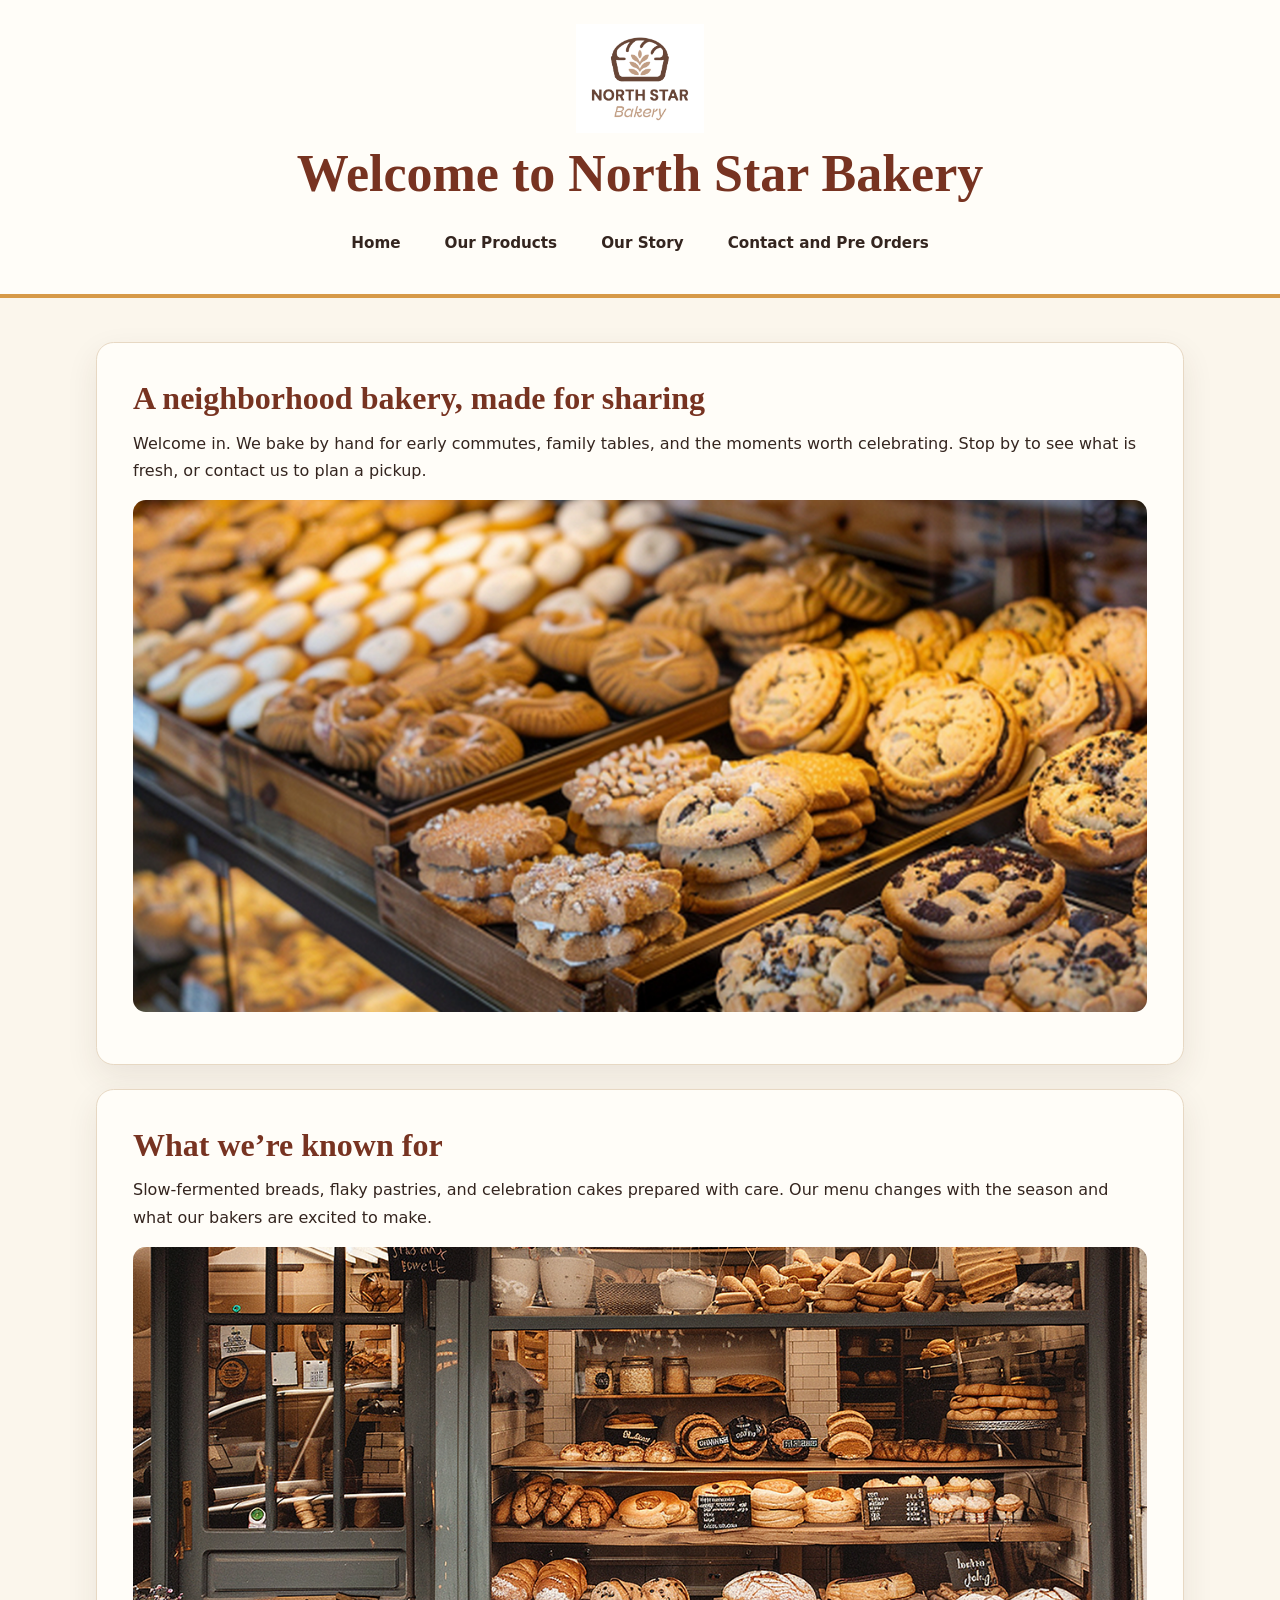
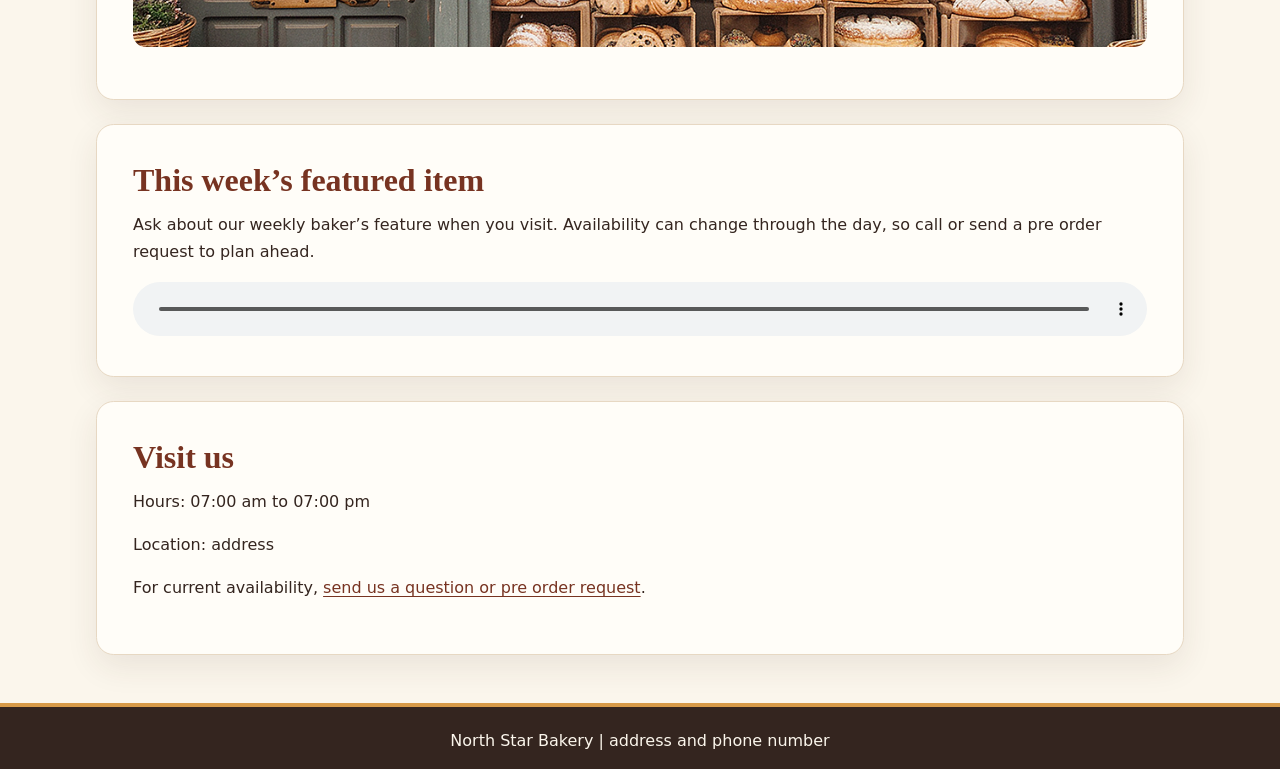
<file: index.html>
<!doctype html>
<html lang="en">
<head>
  <meta charset="utf-8">
  <meta name="viewport" content="width=device-width, initial-scale=1">
  <title>North Star Bakery | Home</title>
  <link rel="stylesheet" href="style.css">
</head>
<body>
  <header>
    <img src="assets/bakery-logo.png" alt="North Star Bakery">
    <h1>Welcome to North Star Bakery</h1>
    <nav aria-label="Main navigation">
      <ul>
        <li><a href="index.html">Home</a></li>
        <li><a href="products.html">Our Products</a></li>
        <li><a href="about.html">Our Story</a></li>
        <li><a href="contact.html">Contact and Pre Orders</a></li>
      </ul>
    </nav>
  </header>
  <main>
    <section>
      <h2>A neighborhood bakery, made for sharing</h2>
      <p>Welcome in. We bake by hand for early commutes, family tables, and the moments worth celebrating. Stop by to see what is fresh, or contact us to plan a pickup.</p>
      <picture>
        <source media="(min-width: 700px)" srcset="assets/bakery-feature-large.png">
        <img src="assets/bakery-feature-small.png" alt="Freshly baked featured pastry from North Star Bakery">
      </picture>
    </section>
    <section>
      <h2>What we’re known for</h2>
      <p>Slow-fermented breads, flaky pastries, and celebration cakes prepared with care. Our menu changes with the season and what our bakers are excited to make.</p>
      <img src="assets/bakery-storefront.png" alt="North Star Bakery storefront, ready to welcome neighborhood customers">
    </section>
    <section>
      <h2>This week’s featured item</h2>
      <p>Ask about our weekly baker’s feature when you visit. Availability can change through the day, so call or send a pre order request to plan ahead.</p>
      <audio controls>
        <source src="assets/bakery-welcome.mp3" type="audio/mpeg">
        Your browser does not support the audio player. Please visit the bakery or use the Contact page to ask us a question.
      </audio>
    </section>
    <section>
      <h2>Visit us</h2>
      <p>Hours: 07:00 am to 07:00 pm</p>
      <p>Location: address</p>
      <p>For current availability, <a href="contact.html">send us a question or pre order request</a>.</p>
    </section>
  </main>
  <footer><p>North Star Bakery | address and phone number</p></footer>
</body>
</html>
</file>
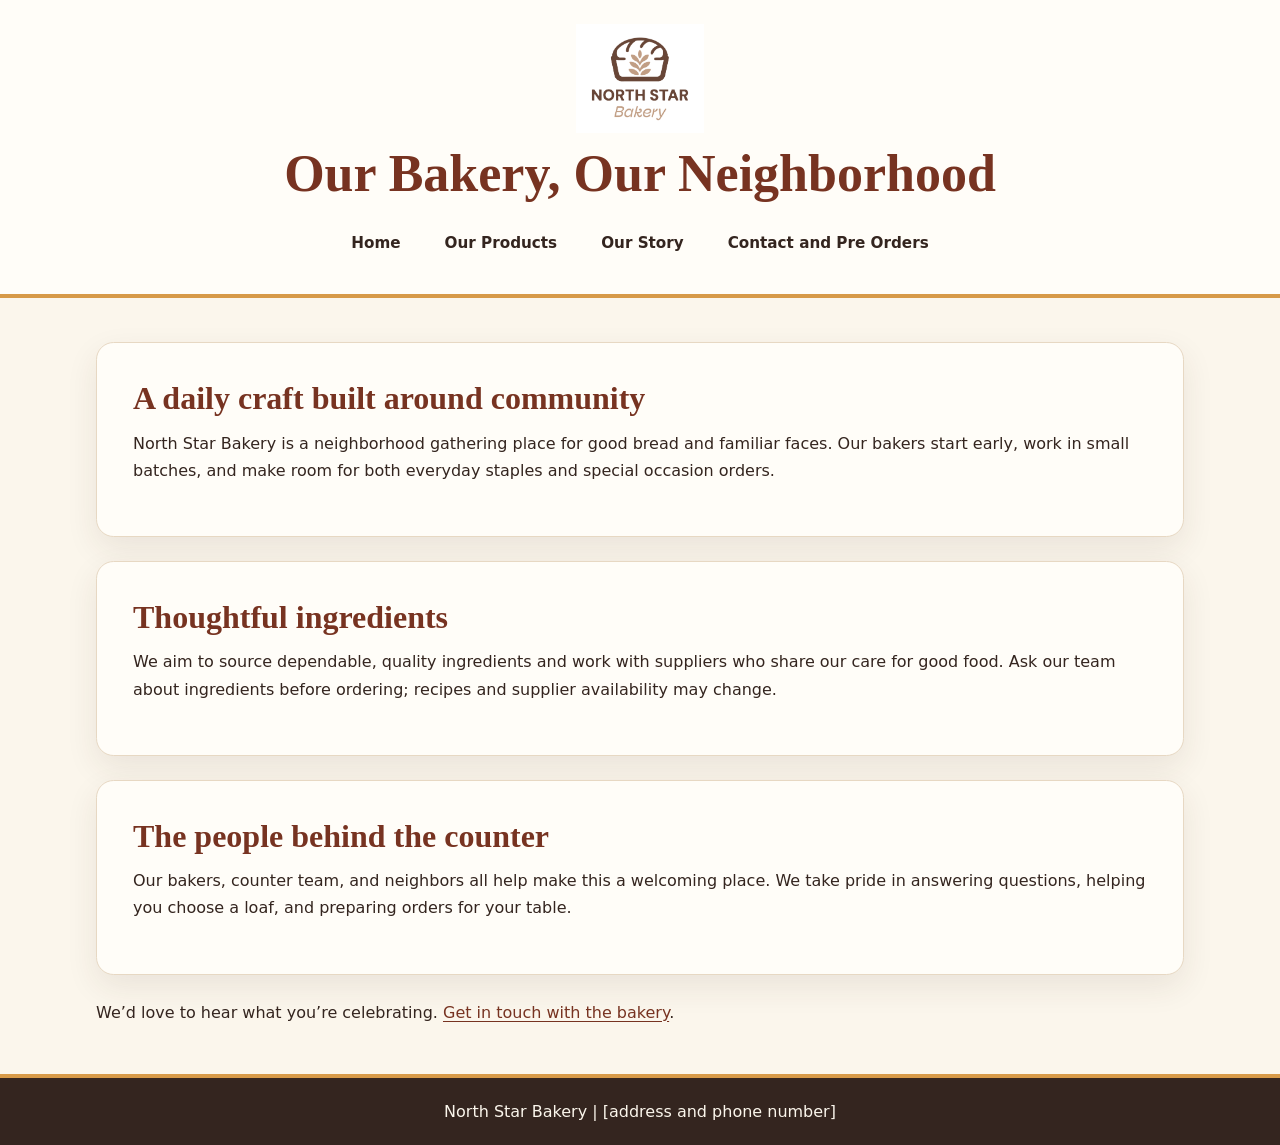
<file: about.html>
<!doctype html>
<html lang="en">
<head>
  <meta charset="utf-8">
  <meta name="viewport" content="width=device-width, initial-scale=1">
  <title>North Star Bakery | About Us</title>
  <link rel="stylesheet" href="style.css">
</head>
<body>
  <header>
    <img src="assets/bakery-logo.png" alt="North Star Bakery">
    <h1>Our Bakery, Our Neighborhood</h1>
    <nav aria-label="Main navigation">
      <ul>
        <li><a href="index.html">Home</a></li>
        <li><a href="products.html">Our Products</a></li>
        <li><a href="about.html">Our Story</a></li>
        <li><a href="contact.html">Contact and Pre Orders</a></li>
      </ul>
    </nav>
  </header>
  <main>
    <section>
      <h2>A daily craft built around community</h2>
      <p>North Star Bakery is a neighborhood gathering place for good bread and familiar faces. Our bakers start early, work in small batches, and make room for both everyday staples and special occasion orders.</p>
    </section>
    <section>
      <h2>Thoughtful ingredients</h2>
      <p>We aim to source dependable, quality ingredients and work with suppliers who share our care for good food. Ask our team about ingredients before ordering; recipes and supplier availability may change.</p>
    </section>
    <section>
      <h2>The people behind the counter</h2>
      <p>Our bakers, counter team, and neighbors all help make this a welcoming place. We take pride in answering questions, helping you choose a loaf, and preparing orders for your table.</p>
    </section>
    <p>We’d love to hear what you’re celebrating. <a href="contact.html">Get in touch with the bakery</a>.</p>
  </main>
  <footer><p>North Star Bakery | [address and phone number]</p></footer>
</body>
</html>
</file>
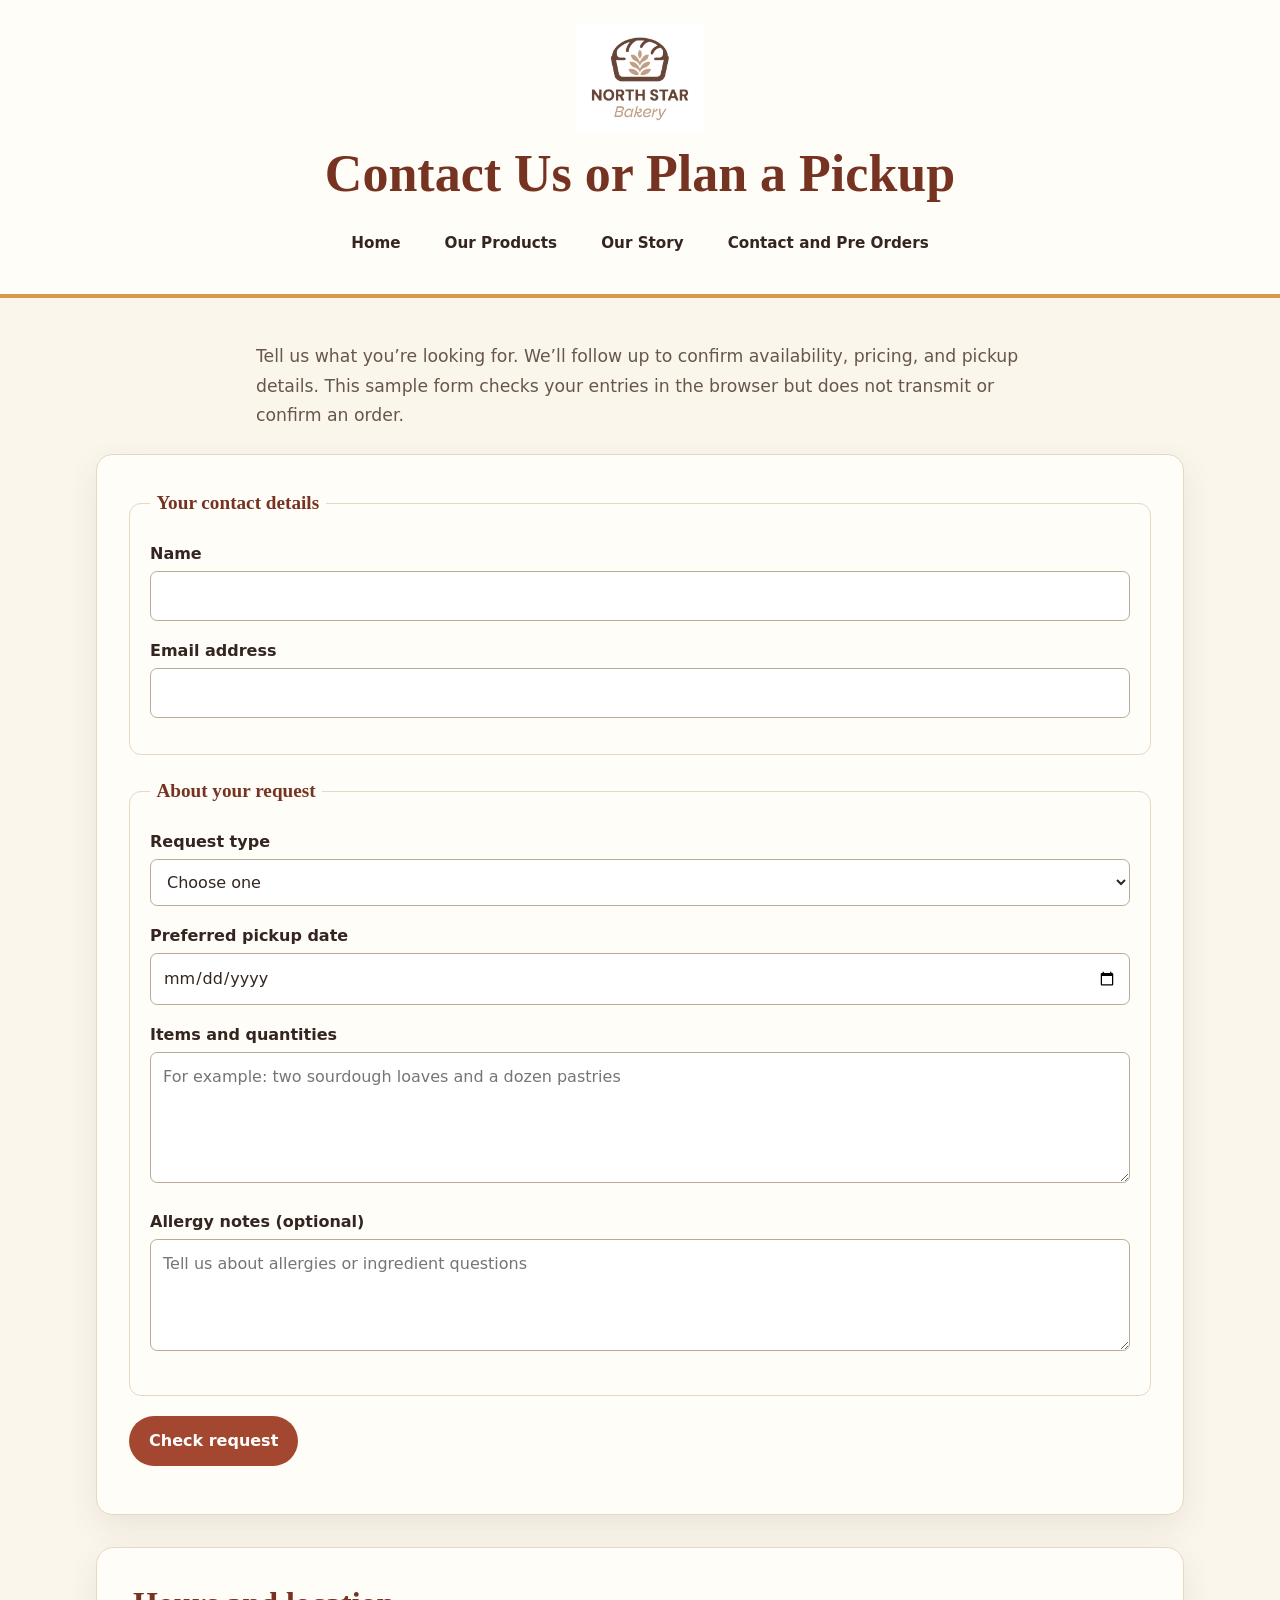
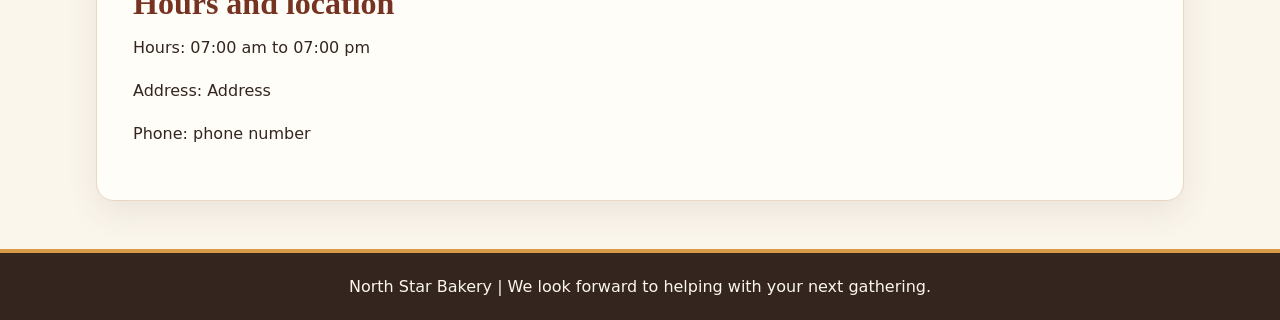
<file: contact.html>
<!doctype html>
<html lang="en">
<head>
  <meta charset="utf-8">
  <meta name="viewport" content="width=device-width, initial-scale=1">
  <title>North Star Bakery | Contact and Pre Orders</title>
  <link rel="stylesheet" href="style.css">
  <script src="script.js" defer></script>
</head>
<body data-page="contact">
  <header>
    <img src="assets/bakery-logo.png" alt="North Star Bakery">
    <h1>Contact Us or Plan a Pickup</h1>
    <nav aria-label="Main navigation">
      <ul>
        <li><a href="index.html">Home</a></li>
        <li><a href="products.html">Our Products</a></li>
        <li><a href="about.html">Our Story</a></li>
        <li><a href="contact.html" aria-current="page">Contact and Pre Orders</a></li>
      </ul>
    </nav>
  </header>
  <main>
    <p>Tell us what you’re looking for. We’ll follow up to confirm availability, pricing, and pickup details. This sample form checks your entries in the browser but does not transmit or confirm an order.</p>
    <p id="saved-order-notice" class="status-message" role="status" aria-live="polite"></p>
    <form id="preorder-form" action="#" method="post" novalidate>
      <fieldset>
        <legend>Your contact details</legend>
        <p>
          <label for="name">Name</label>
          <input id="name" name="name" type="text" autocomplete="name" required aria-describedby="name-error">
          <small id="name-error" class="form-error" aria-live="polite"></small>
        </p>
        <p>
          <label for="email">Email address</label>
          <input id="email" name="email" type="email" autocomplete="email" required aria-describedby="email-error">
          <small id="email-error" class="form-error" aria-live="polite"></small>
        </p>
      </fieldset>
      <fieldset>
        <legend>About your request</legend>
        <p>
          <label for="request-type">Request type</label>
          <select id="request-type" name="request-type" required aria-describedby="request-type-error">
            <option value="">Choose one</option>
            <option value="pre-order">Pre-order</option>
            <option value="question">General question</option>
          </select>
          <small id="request-type-error" class="form-error" aria-live="polite"></small>
        </p>
        <p>
          <label for="pickup-date">Preferred pickup date</label>
          <input id="pickup-date" name="pickup-date" type="date" required aria-describedby="pickup-date-error">
          <small id="pickup-date-error" class="form-error" aria-live="polite"></small>
        </p>
        <p>
          <label for="items">Items and quantities</label>
          <textarea id="items" name="items" rows="4" required placeholder="For example: two sourdough loaves and a dozen pastries" aria-describedby="items-error"></textarea>
          <small id="items-error" class="form-error" aria-live="polite"></small>
        </p>
        <p>
          <label for="allergies">Allergy notes (optional)</label>
          <textarea id="allergies" name="allergies" rows="3" maxlength="300" placeholder="Tell us about allergies or ingredient questions" aria-describedby="allergies-error"></textarea>
          <small id="allergies-error" class="form-error" aria-live="polite"></small>
        </p>
      </fieldset>
      <p><button type="submit">Check request</button></p>
      <p id="form-status" class="status-message" role="status" aria-live="polite"></p>
    </form>
    <section>
      <h2>Hours and location</h2>
      <p>Hours: 07:00 am to 07:00 pm</p>
      <p>Address: Address</p>
      <p>Phone: phone number</p>
    </section>
  </main>
  <footer><p>North Star Bakery | We look forward to helping with your next gathering.</p></footer>
</body>
</html>
</file>
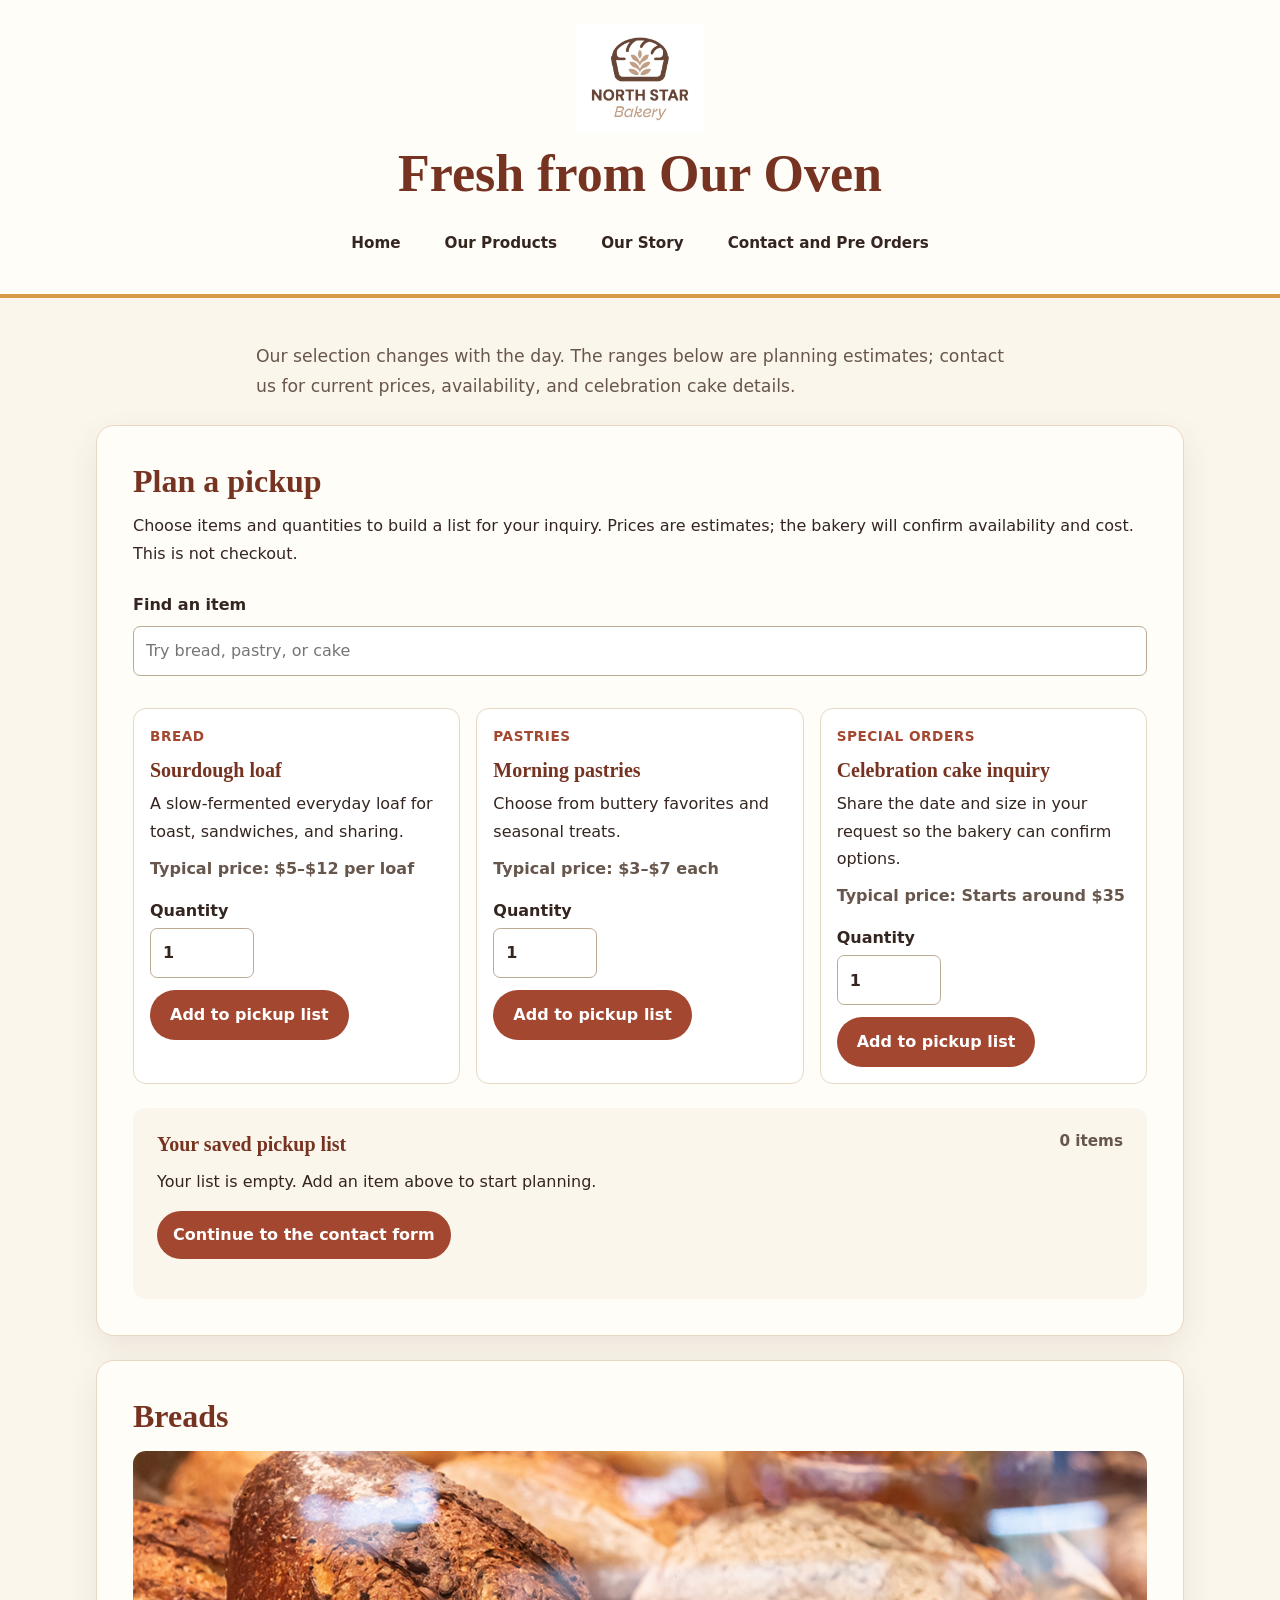
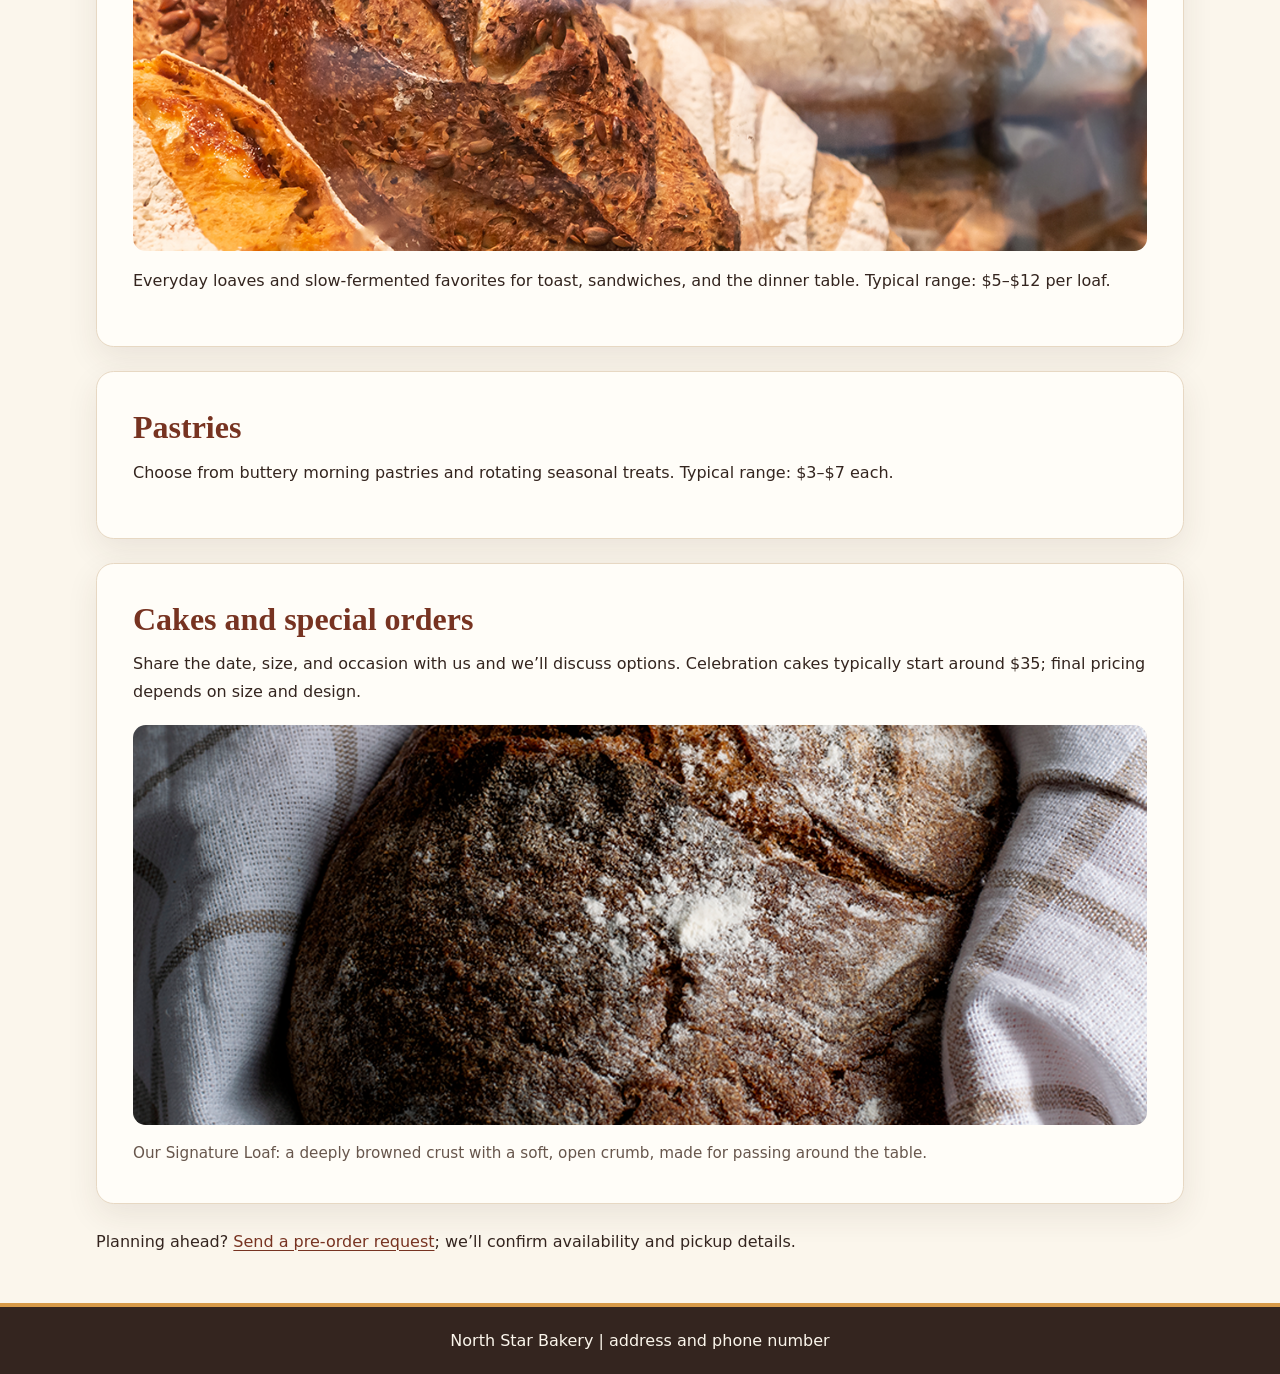
<file: products.html>
<!doctype html>
<html lang="en">
<head>
  <meta charset="utf-8">
  <meta name="viewport" content="width=device-width, initial-scale=1">
  <title>North Star Bakery | Products</title>
  <link rel="stylesheet" href="style.css">
  <script src="script.js" defer></script>
</head>
<body data-page="products">
  <header>
    <img src="assets/bakery-logo.png" alt="North Star Bakery">
    <h1>Fresh from Our Oven</h1>
    <nav aria-label="Main navigation">
      <ul>
        <li><a href="index.html">Home</a></li>
        <li><a href="products.html" aria-current="page">Our Products</a></li>
        <li><a href="about.html">Our Story</a></li>
        <li><a href="contact.html">Contact and Pre Orders</a></li>
      </ul>
    </nav>
  </header>
  <main>
    <p>Our selection changes with the day. The ranges below are planning estimates; contact us for current prices, availability, and celebration cake details.</p>

    <section class="order-builder" aria-labelledby="pickup-list-heading">
      <h2 id="pickup-list-heading">Plan a pickup</h2>
      <p>Choose items and quantities to build a list for your inquiry. Prices are estimates; the bakery will confirm availability and cost. This is not checkout.</p>
      <label for="product-search">Find an item</label>
      <input id="product-search" type="search" placeholder="Try bread, pastry, or cake">
      <ul id="product-list" class="product-grid" aria-label="Bakery items"></ul>
      <div class="order-summary" aria-labelledby="saved-list-heading">
        <h3 id="saved-list-heading">Your saved pickup list <span id="order-count">0 items</span></h3>
        <p id="empty-order-message">Your list is empty. Add an item above to start planning.</p>
        <ul id="saved-order-list"></ul>
        <div class="order-actions">
          <button id="clear-order" type="button" hidden>Clear list</button>
          <a class="button-link" href="contact.html#items">Continue to the contact form</a>
        </div>
        <p id="order-status" class="status-message" role="status" aria-live="polite"></p>
      </div>
    </section>

    <section>
      <h2>Breads</h2>
      <img src="assets/bakery-bread.png" alt="Crusty artisan bread baked fresh at North Star Bakery">
      <p>Everyday loaves and slow-fermented favorites for toast, sandwiches, and the dinner table. Typical range: $5–$12 per loaf.</p>
    </section>
    <section>
      <h2>Pastries</h2>
      <p>Choose from buttery morning pastries and rotating seasonal treats. Typical range: $3–$7 each.</p>
    </section>
    <section>
      <h2>Cakes and special orders</h2>
      <p>Share the date, size, and occasion with us and we’ll discuss options. Celebration cakes typically start around $35; final pricing depends on size and design.</p>
      <figure>
        <img src="assets/bakery-signature-loaf.png" alt="Golden, scored signature loaf with a crisp crust">
        <figcaption>Our Signature Loaf: a deeply browned crust with a soft, open crumb, made for passing around the table.</figcaption>
      </figure>
    </section>
    <p>Planning ahead? <a href="contact.html#items">Send a pre-order request</a>; we’ll confirm availability and pickup details.</p>
  </main>
  <footer><p>North Star Bakery | address and phone number</p></footer>
</body>
</html>
</file>
<file: style.css>
/* North Star Bakery: warm, readable styles shared by every page. */
:root {
  color-scheme: light;
  --cream: #fbf6ec;
  --paper: #fffdf8;
  --ink: #34251f;
  --muted: #67564c;
  --brick: #a44731;
  --brick-dark: #773321;
  --gold: #d79a48;
  --line: #e7d8c3;
  --shadow: 0 12px 32px rgb(67 43 28 / 9%);
}

* { box-sizing: border-box; }

html { scroll-behavior: smooth; }

body {
  margin: 0;
  background: var(--cream);
  color: var(--ink);
  font-family: system-ui, -apple-system, "Segoe UI", sans-serif;
  font-size: 1rem;
  line-height: 1.7;
}

img, picture, audio { max-width: 100%; }
img { display: block; height: auto; }

a { color: var(--brick-dark); text-decoration-thickness: .08em; text-underline-offset: .18em; }
a:hover { color: var(--brick); }
a:focus-visible, button:focus-visible, input:focus-visible, select:focus-visible, textarea:focus-visible {
  outline: 3px solid var(--gold);
  outline-offset: 3px;
}

header {
  padding: 1.25rem 1rem 1.5rem;
  background: var(--paper);
  border-bottom: 4px solid var(--gold);
  text-align: center;
}

header > img {
  width: min(8rem, 35vw);
  max-height: 7rem;
  margin: 0 auto .6rem;
  object-fit: contain;
}

h1, h2, h3 {
  color: var(--brick-dark);
  font-family: Georgia, "Times New Roman", serif;
  line-height: 1.2;
}

h1 { margin: .35rem 0 1rem; font-size: clamp(2rem, 7vw, 3.25rem); }
h2 { margin: 0 0 .75rem; font-size: clamp(1.45rem, 4vw, 2rem); }
h3 { font-size: 1.25rem; }
p { margin: 0 0 1rem; }

nav ul {
  display: flex;
  flex-wrap: wrap;
  justify-content: center;
  gap: .4rem;
  margin: 0;
  padding: 0;
  list-style: none;
}

nav a {
  display: block;
  padding: .55rem .8rem;
  border-radius: 999px;
  color: var(--ink);
  font-size: .95rem;
  font-weight: 700;
  text-decoration: none;
}

nav a:hover, nav a:focus-visible { background: var(--cream); color: var(--brick-dark); }

main {
  width: min(100% - 2rem, 68rem);
  margin: 2rem auto 3rem;
}

main > p:first-child { max-width: 48rem; margin: 0 auto 1.5rem; color: var(--muted); font-size: 1.08rem; }

main > section {
  margin: 1.25rem 0;
  padding: clamp(1.15rem, 4vw, 2rem);
  overflow: hidden;
  border: 1px solid var(--line);
  border-radius: 1.1rem;
  background: var(--paper);
  box-shadow: var(--shadow);
}

main > section img { width: 100%; max-height: 28rem; margin: 1rem 0; border-radius: .8rem; object-fit: cover; }
main > section picture img { max-height: 32rem; }
figure { margin: 1.25rem 0 0; }
figure img { border-radius: .8rem; }
figcaption { margin-top: .6rem; color: var(--muted); font-size: .95rem; }
audio { display: block; width: 100%; margin: 1rem 0 .25rem; }

form {
  margin: 1.5rem 0 2rem;
  padding: clamp(1rem, 4vw, 1.75rem);
  border: 1px solid var(--line);
  border-radius: 1rem;
  background: var(--paper);
  box-shadow: var(--shadow);
}

fieldset { min-width: 0; margin: 0 0 1.25rem; padding: 1rem; border: 1px solid var(--line); border-radius: .75rem; }
legend { padding: 0 .4rem; color: var(--brick-dark); font-family: Georgia, "Times New Roman", serif; font-size: 1.2rem; font-weight: 700; }
label { display: inline-block; margin-bottom: .25rem; font-weight: 700; }
input, select, textarea {
  width: 100%;
  min-height: 2.9rem;
  padding: .65rem .75rem;
  border: 1px solid #bba994;
  border-radius: .45rem;
  background: #fff;
  color: var(--ink);
  font: inherit;
}
textarea { min-height: 7rem; resize: vertical; }
button {
  min-height: 3rem;
  padding: .7rem 1.25rem;
  border: 0;
  border-radius: 999px;
  background: var(--brick);
  color: #fff;
  font: inherit;
  font-weight: 700;
  cursor: pointer;
}
button:hover { background: var(--brick-dark); }

footer {
  padding: 1.25rem 1rem;
  border-top: 4px solid var(--gold);
  background: var(--ink);
  color: var(--cream);
  text-align: center;
}
footer p { margin: 0; }

@media (min-width: 48rem) {
  header { padding: 1.5rem 2rem 1.75rem; }
  nav ul { gap: .75rem; }
  nav a { padding: .6rem 1rem; }
  main { margin-top: 2.75rem; }
  main > section { margin: 1.5rem 0; }
  main > section img { max-height: 25rem; }
  form { padding: 2rem; }
  fieldset { padding: 1.25rem; }
}

@media (min-width: 64rem) {
  main > section { padding: 2.25rem; }
}

/* Touchstone 4: pickup-list controls and field-level form feedback. */
.order-builder > label { margin-top: .5rem; }
.order-builder > input[type="search"] { margin: .25rem 0 1rem; }
.product-grid { display: grid; gap: 1rem; margin: 1rem 0 1.5rem; padding: 0; list-style: none; }
.product-card { min-width: 0; padding: 1rem; border: 1px solid var(--line); border-radius: .8rem; background: #fff; }
.product-card h3 { margin: .2rem 0 .5rem; }
.product-card p { margin-bottom: .65rem; }
.product-category { color: var(--brick); font-size: .85rem; font-weight: 800; letter-spacing: .04em; text-transform: uppercase; }
.product-price { color: var(--muted); font-weight: 700; }
.product-controls { display: flex; flex-wrap: wrap; align-items: end; gap: .75rem; margin-top: .9rem; }
.product-controls label { margin: 0; }
.product-controls input { display: block; width: 6.5rem; min-height: 3rem; margin-top: .25rem; }
.product-empty { padding: .75rem; color: var(--muted); }
.order-summary { padding: 1rem; border-radius: .8rem; background: var(--cream); }
.order-summary h3 { display: flex; flex-wrap: wrap; justify-content: space-between; gap: .4rem; margin: 0 0 .75rem; }
#order-count { color: var(--muted); font-family: system-ui, -apple-system, "Segoe UI", sans-serif; font-size: .95rem; font-weight: 700; }
#saved-order-list { margin: 0 0 1rem; padding: 0; list-style: none; }
#saved-order-list li { display: flex; flex-wrap: wrap; justify-content: space-between; align-items: center; gap: .6rem; padding: .6rem 0; border-bottom: 1px solid var(--line); }
.remove-order-item { min-height: 2.4rem; padding: .35rem .8rem; background: var(--brick-dark); font-size: .9rem; }
.order-actions { display: flex; flex-wrap: wrap; align-items: center; gap: .75rem; }
.button-link { display: inline-block; padding: .65rem 1rem; border-radius: 999px; background: var(--brick); color: #fff; font-weight: 700; text-decoration: none; }
.button-link:hover { background: var(--brick-dark); color: #fff; }
.status-message { color: var(--brick-dark); font-weight: 700; }
.form-error { display: block; min-height: 1.2em; margin-top: .2rem; color: #8b241d; font-size: .92rem; font-weight: 700; }
.form-error:empty { display: none; }
[aria-invalid="true"] { border-color: #8b241d; }

@media (min-width: 48rem) {
  .product-grid { grid-template-columns: repeat(2, minmax(0, 1fr)); }
  .order-summary { padding: 1.5rem; }
}

@media (min-width: 64rem) {
  .product-grid { grid-template-columns: repeat(3, minmax(0, 1fr)); }
}
</file>
